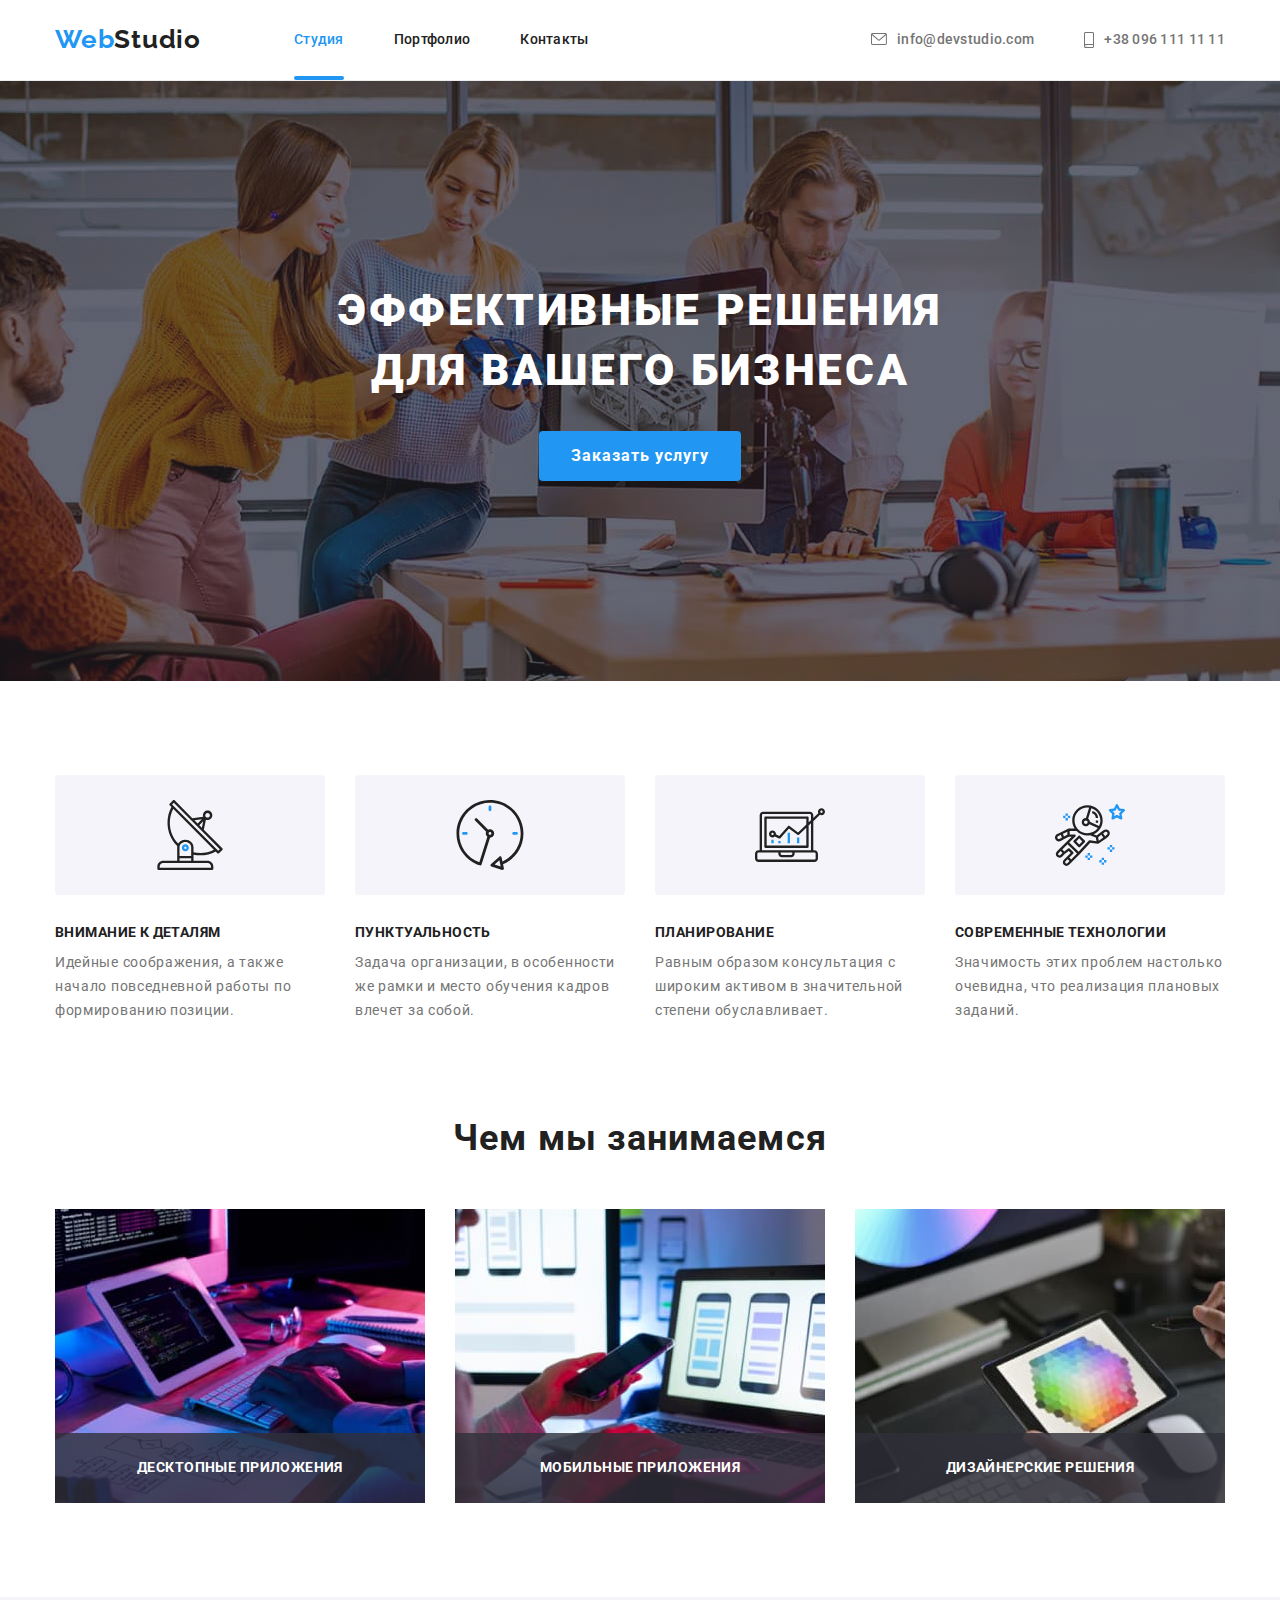
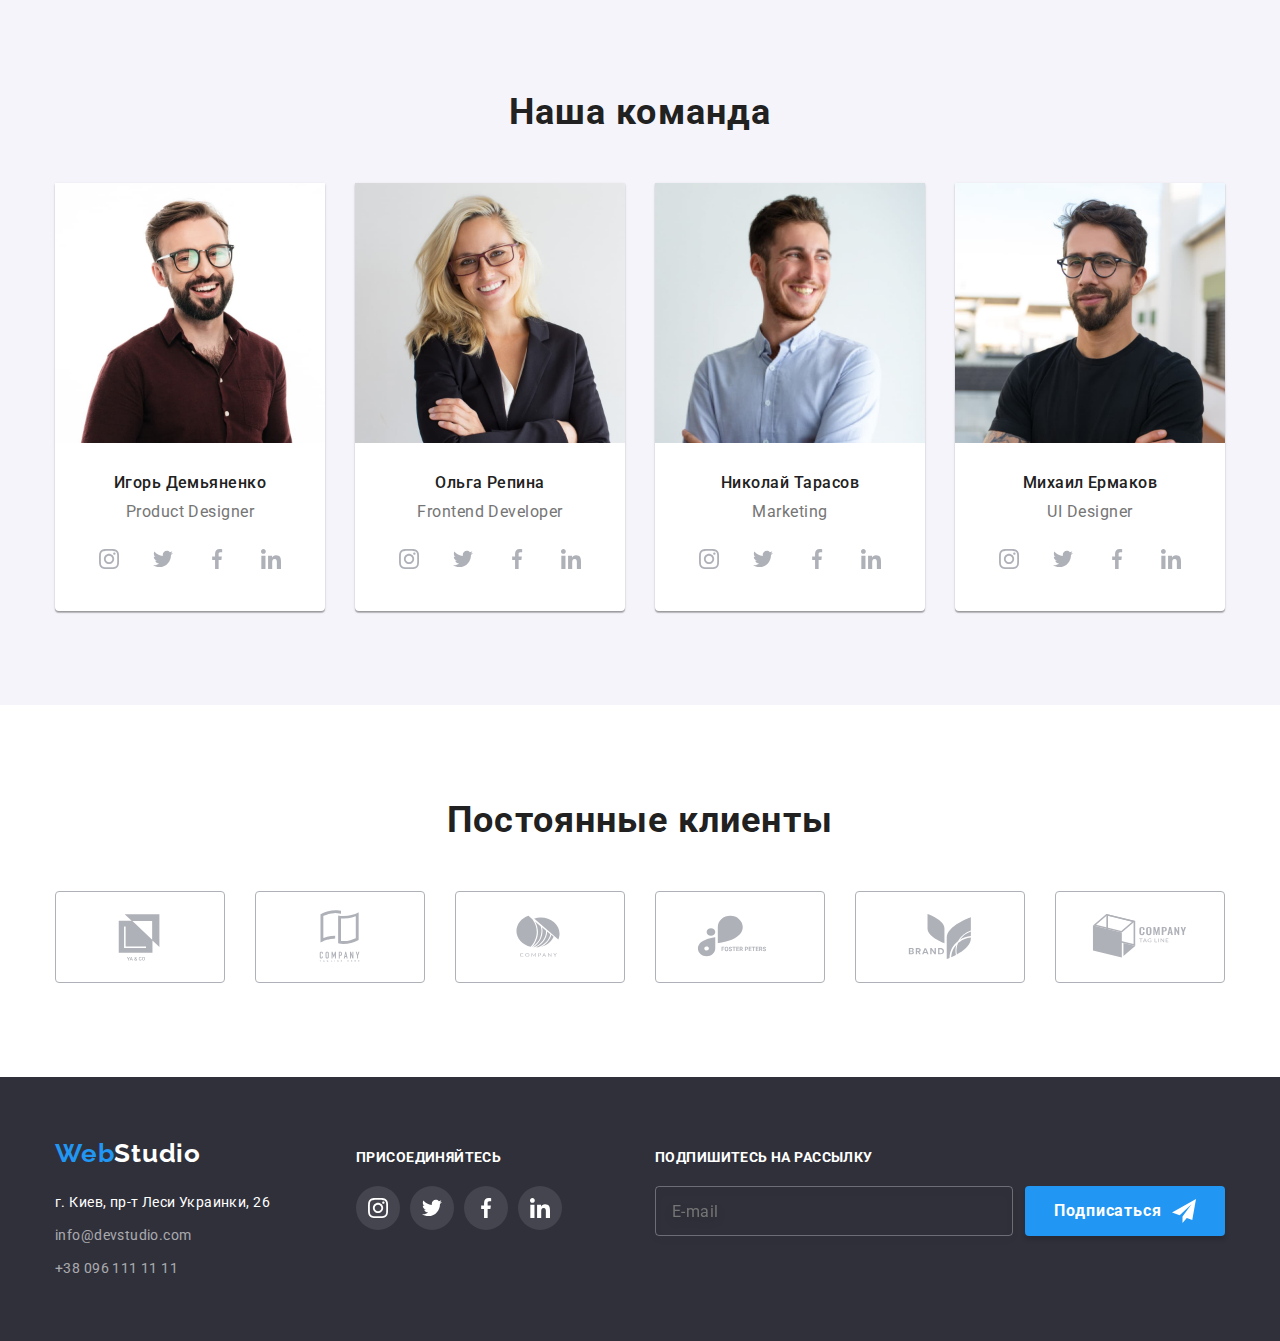
<file: index.html>
<!DOCTYPE html>
<html lang="ru">
<head>
    <meta charset="UTF-8">
    <meta http-equiv="X-UA-Compatible" content="IE=edge">
    <meta name="viewport" content="width=device-width, initial-scale=1.0">
    <title>Document</title>
    <link rel="preconnect" href="https://fonts.googleapis.com">
    <link rel="preconnect" href="https://fonts.gstatic.com" crossorigin>
    <link href="https://fonts.googleapis.com/css2?family=Raleway:wght@700&family=Roboto:wght@400;500;700;900&display=swap"
        rel="stylesheet">
    <link rel="stylesheet" href="https://cdnjs.cloudflare.com/ajax/libs/modern-normalize/1.1.0/modern-normalize.css">
    <link rel="stylesheet" href="./css/style.css">
</head>
<body>
    <header class="site-header">
        <div class="container header-container">
            <nav class="site-nav">
                <a href="./index.html" class="logo">Web<span class="style-logo">Studio</span></a>
                <ul class="navigation">
                    <li class="navigation-item">
                        <a href="./index.html" class="navigation-link current-page">Студия</a>
                    </li>
                    <li class="navigation-item">
                        <a href="./portfolio.html" class="navigation-link">Портфолио</a>
                    </li>
                    <li class="navigation-item">
                        <a href="" class="navigation-link">Контакты</a>
                    </li>
                </ul>
            </nav>
            <ul class="contacts">
                <li class="contacts-item">
                    <a href="mailto:info@devstudio.com" class="contacts-link">
                        <svg class="contacts-icon" width="16" height="12">
                            <use href="./images/sprite.svg#icon-envelope" >
                            </use>
                        </svg> info@devstudio.com
                    </a>
                </li>
                <li class="contacts-item">
                    <a href="tel:+380961111111" class="contacts-link">
                        <svg class="contacts-icon" width="10" height="16">
                            <use href="./images/sprite.svg#icon-smartphone" >
                            </use>
                        </svg> +38 096 111 11 11
                    </a>
                </li>
            </ul>
        </div>
    </header> 
    <!--Основной контент-->   
    <main>
        <section class="hero">
            <div class="container hero-container"> 
                <h1 class="heading-hero">
                Эффективные решения <br>для вашего бизнеса
                </h1>
                <button data-modal-open type="button" class="hero-button" >Заказать услугу</button>
            </div>
        </section>
        <section class="section">
            <div class="container advantages-container">
                <!--Заголовок спрячется в CSS-->
                <h2 class="visually-hidden">Преимущества сотрудничества с нашей студией</h2>
                <ul class="advantages row">
                    <li class="advantages-item" >
                        <div class="advantages-icon-box">
                            <svg class="advantages-icon" width="70" height="70">
                                <use href="./images/sprite.svg#icon-antenna"></use>
                            </svg>
                        </div>
                        <h3 class="advantages-title">Внимание к деталям</h3>
                        <p class="advantages-text">Идейные соображения, а также начало повседневной работы по формированию позиции.</p>
                    </li>
                    <li class="advantages-item">
                        <div class="advantages-icon-box">
                            <svg class="advantages-icon" width="70" height="70">
                                <use href="./images/sprite.svg#icon-clock"></use>
                            </svg>
                        </div>
                        <h3 class="advantages-title">Пунктуальность</h3>
                        <p class="advantages-text">Задача организации, в особенности же рамки и место обучения кадров влечет за собой.
                        </p>
                    </li>
                    <li class="advantages-item">
                        <div class="advantages-icon-box">
                            <svg class="advantages-icon" width="70" height="70">
                                <use href="./images/sprite.svg#icon-diagram"></use>
                            </svg>
                        </div>
                        <h3 class="advantages-title">Планирование</h3>
                        <p class="advantages-text">Равным образом консультация с широким активом в значительной степени обуславливает.
                        </p>
                    </li>
                    <li class="advantages-item">
                        <div class="advantages-icon-box">
                            <svg class="advantages-icon" width="70" height="70">
                                <use href="./images/sprite.svg#icon-astronaut"></use>
                            </svg>
                        </div>
                        <h3 class="advantages-title">Современные технологии</h3>
                        <p class="advantages-text">Значимость этих проблем настолько очевидна, что реализация плановых заданий.</p>
                    </li>
                </ul>
            </div>
        </section>
        <section  class="section work-section">
            <div class="container">
                <h2 class="section-title">Чем мы занимаемся</h2>
                <ul class="work row">
                    <li class="work-item">
                        <img src="./images/1.jpg" alt="">
                        <div class="work-title-box">
                            <h3 class="work-title">Десктопные приложения</h3>
                        </div>
                    </li>
                    <li class="work-item">
                        <img src="./images/2.jpg" alt="На ноутбуке создание адаптивной версии приложения для мобильных устройств"
                            width="370" height="294">
                        <div class="work-title-box">
                            <h3 class="work-title">Мобильные приложения</h3>
                        </div>
                    </li>
                    <li class="work-item">
                        <img src="./images/3.jpg" alt="Палитра цветов на планшете" width="370" height="294">
                        <div class="work-title-box">
                            <h3 class="work-title">Дизайнерские решения</h3>
                        </div>
                    </li>
                </ul>
            </div>
        </section>
        <section class="section dream-team">
            <div class="container">
                <h2 class="section-title">Наша команда</h2>
                <ul class="team row">
                    <li class="team-item">
                        <div class="team-item-content">
                            <img src="./images/igor.jpg" alt="Бородатый мужик в очках" width="270" height="260">
                            <div class="team-card-text">
                                <h3 class="team-title">Игорь Демьяненко </h3>
                                <p class="team-text">Product Designer</p>
                                <ul class="social-networks">
                                    <li class="social-networks-item">
                                        <a href="" class="social-networks-link">
                                            <svg class="social-networks-icon" width="20" height="20">
                                                <use href="./images/sprite.svg#icon-instagram">
                                                </use>
                                            </svg>
                                        </a>
                                    </li>
                                    <li class="social-networks-item">
                                        <a href="" class="social-networks-link">
                                            <svg class="social-networks-icon" width="20" height="20">
                                                <use href="./images/sprite.svg#icon-twitter">
                                                </use>
                                            </svg>
                                        </a>
                                    </li>
                                    <li class="social-networks-item">
                                        <a href="" class="social-networks-link">
                                            <svg class="social-networks-icon" width="20" height="20">
                                                <use href="./images/sprite.svg#icon-facebook">
                                                </use>
                                            </svg>
                                        </a>
                                    </li>
                                    <li class="social-networks-item">
                                        <a href="" class="social-networks-link">
                                            <svg class="social-networks-icon" width="20" height="20">
                                                <use href="./images/sprite.svg#icon-linkedin">
                                                </use>
                                            </svg>
                                        </a>
                                    </li>
                                </ul>
                            </div>
                        </div>
                    </li>
                    <li class="team-item">
                        <div class="team-item-content">
                            <img src="./images/olga.jpg" alt="Красивая блондинка" width="270" height="260">
                            <div class="team-card-text">
                                <h3 class="team-title">Ольга Репина</h3>
                                <p class="team-text">Frontend Developer</p>
                                <ul class="social-networks">
                                    <li class="social-networks-item">
                                        <a href="" class="social-networks-link">
                                            <svg class="social-networks-icon" width="20" height="20">
                                                <use href="./images/sprite.svg#icon-instagram">
                                                </use>
                                            </svg>
                                        </a>
                                    </li>
                                    <li class="social-networks-item">
                                        <a href="" class="social-networks-link">
                                            <svg class="social-networks-icon" width="20" height="20">
                                                <use href="./images/sprite.svg#icon-twitter">
                                                </use>
                                            </svg>
                                        </a>
                                    </li>
                                    <li class="social-networks-item">
                                        <a href="" class="social-networks-link">
                                            <svg class="social-networks-icon" width="20" height="20">
                                                <use href="./images/sprite.svg#icon-facebook">
                                                </use>
                                            </svg>
                                        </a>
                                    </li>
                                    <li class="social-networks-item">
                                        <a href="" class="social-networks-link">
                                            <svg class="social-networks-icon" width="20" height="20">
                                                <use href="./images/sprite.svg#icon-linkedin">
                                                </use>
                                            </svg>
                                        </a>
                                    </li>
                                </ul>
                            </div>
                        </div>
                    </li>
                    <li class="team-item">
                       <div class="team-item-content">
                            <img src="./images/kolya.jpg" alt="Голубоглазый шатен с сияющей улыбкой" width="270" height="260">
                            <div class="team-card-text">
                                <h3 class="team-title">Николай Тарасов</h3>
                                <p class="team-text">Marketing</p>
                                <ul class="social-networks">
                                    <li class="social-networks-item">
                                        <a href="" class="social-networks-link">
                                            <svg class="social-networks-icon" width="20" height="20">
                                                <use href="./images/sprite.svg#icon-instagram">
                                                </use>
                                            </svg>
                                        </a>
                                    </li>
                                    <li class="social-networks-item">
                                        <a href="" class="social-networks-link">
                                            <svg class="social-networks-icon" width="20" height="20">
                                                <use href="./images/sprite.svg#icon-twitter">
                                                </use>
                                            </svg>
                                        </a>
                                    </li>
                                    <li class="social-networks-item">
                                        <a href="" class="social-networks-link">
                                            <svg class="social-networks-icon" width="20" height="20">
                                                <use href="./images/sprite.svg#icon-facebook">
                                                </use>
                                            </svg>
                                        </a>
                                    </li>
                                    <li class="social-networks-item">
                                        <a href="" class="social-networks-link">
                                            <svg class="social-networks-icon" width="20" height="20">
                                                <use href="./images/sprite.svg#icon-linkedin">
                                                </use>
                                            </svg>
                                        </a>
                                    </li>
                                </ul>
                            </div>
                       </div>
                    </li>
                    <li class="team-item">
                        <div class="team-item-content">
                            <img src="./images/mikha.jpg" alt="Самодовольный мужик в очках и с бородой" width="270" height="260">
                            <div class="team-card-text">
                                <h3 class="team-title">Михаил Ермаков</h3>
                                <p class="team-text">UI Designer</p>
                                <ul class="social-networks">
                                    <li class="social-networks-item">
                                        <a href="" class="social-networks-link">
                                            <svg class="social-networks-icon" width="20" height="20">
                                                <use href="./images/sprite.svg#icon-instagram">
                                                </use>
                                            </svg>
                                        </a>
                                    </li>
                                    <li class="social-networks-item">
                                        <a href="" class="social-networks-link">
                                            <svg class="social-networks-icon" width="20" height="20">
                                                <use href="./images/sprite.svg#icon-twitter">
                                                </use>
                                            </svg>
                                        </a>
                                    </li>
                                    <li class="social-networks-item">
                                        <a href="" class="social-networks-link">
                                            <svg class="social-networks-icon" width="20" height="20">
                                                <use href="./images/sprite.svg#icon-facebook">
                                                </use>
                                            </svg>
                                        </a>
                                    </li>
                                    <li class="social-networks-item">
                                        <a href="" class="social-networks-link">
                                            <svg class="social-networks-icon" width="20" height="20">
                                                <use href="./images/sprite.svg#icon-linkedin">
                                                </use>
                                            </svg>
                                        </a>
                                    </li>
                                </ul>
                            </div>
                        </div>
                    </li>
                </ul>
            </div>
        </section>
        <section class="section clients">
            <div class="container">
                <h2 class="section-title">
                    Постоянные клиенты
                </h2>
                <ul class="clients row">
                    <li class="clients-item">
                        <a href="" class="clients-link">
                            <svg class="clients-icon">
                                <use href="./images/sprite.svg#icon-yaco">
                                </use>
                            </svg>
                        </a>
                    </li>
                    <li class="clients-item">
                        <a href="" class="clients-link">
                            <svg class="clients-icon">
                                <use href="./images/sprite.svg#icon-taglinehere">
                                </use>
                            </svg>
                        </a>
                    </li>
                    <li class="clients-item">
                        <a href="" class="clients-link">
                            <svg class="clients-icon">
                                <use href="./images/sprite.svg#icon-company">
                                </use>
                            </svg>
                        </a>
                    </li>
                    <li class="clients-item">
                        <a href="" class="clients-link">
                            <svg class="clients-icon">
                                <use href="./images/sprite.svg#icon-fosterpeters">
                                </use>
                            </svg>
                        </a>
                    </li>
                    <li class="clients-item">
                        <a href="" class="clients-link">
                            <svg class="clients-icon">
                                <use href="./images/sprite.svg#icon-brand">
                                </use>
                            </svg>
                        </a>
                    </li>
                    <li class="clients-item">
                        <a href="" class="clients-link">
                            <svg class="clients-icon">
                                <use href="./images/sprite.svg#icon-tagline">
                                </use>
                            </svg>
                        </a>
                    </li>
                </ul>
            </div>
        </section>
    </main>
    <!--Подвал сайта-->
    <footer class="contact-info">
        <div class="container footer-position">
           <div class="footer-position-adress">
                <a href="./index.html" class="logo footer-logo">Web<span class="style-logo-white">Studio</span></a>
                <address class="contact-info-address">
                    <ul class="address-studio">
                        <li class="address-studio-item">
                            <a href="https://www.google.com.ua/maps/place/%D0%B1%D1%83%D0%BB.+%D0%9B%D0%B5%D1%81%D0%B8+%D0%A3%D0%BA%D1%80%D0%B0%D0%B8%D0%BD%D0%BA%D0%B8,+26,+%D0%9A%D0%B8%D0%B5%D0%B2,+02000/@50.4265841,30.5361971,17z/"
                                target="_blank" class="link-map">г. Киев, пр-т Леси Украинки, 26</a>
                        </li>
                        <li class="address-studio-item">
                            <a href="mailto:info@devstudio.com" class="address-studio-link">info@devstudio.com</a>
                        </li>
                        <li class="address-studio-item">
                            <a href="tel:+380961111111" class="address-studio-link">+38 096 111 11 11</a>
                        </li>
                    </ul>
                </address>
           </div>
            <div class="social-info">
                <h3 class="social-info-title">Присоединяйтесь</h3>
                <ul class="social-info-list">
                    <li class="social-info-item">
                        <a href="" class="social-info-link">
                            <svg class="social-info-icon" width="20" height="20">
                                <use href="./images/sprite.svg#icon-instagram">
                                </use>
                            </svg>
                        </a>
                    </li>
                    <li class="social-info-item">
                        <a href="" class="social-info-link">
                            <svg class="social-info-icon" width="20" height="20">
                                <use href="./images/sprite.svg#icon-twitter">
                                </use>
                            </svg>
                        </a>
                    </li>
                    <li class="social-info-item">
                        <a href="" class="social-info-link">
                            <svg class="social-info-icon" width="20" height="20">
                                <use href="./images/sprite.svg#icon-facebook">
                                </use>
                            </svg>
                        </a>
                    </li>
                    <li class="social-info-item">
                        <a href="" class="social-info-link">
                            <svg class="social-info-icon" width="20" height="20">
                                <use href="./images/sprite.svg#icon-linkedin">
                                </use>
                            </svg>
                        </a>
                    </li>
                </ul>
            </div>
            <div class="footer-form-box">
                <h3 class="social-info-title">Подпишитесь на рассылку</h3>
                <form class="footer-form">
                    <input type="email" name="email" placeholder="E-mail" class="footer-form-input">
                    <button type="submit" class="footer-form-submit">Подписаться
                        <svg class="footer-submit-svg" width="24" height="24">
                            <use href="./images/sprite.svg#icon-send"></use>
                        </svg>
                    </button>
                </form>
            </div>
        </div>
    </footer>
    <!--Модальное окно-->
    <div data-modal class="backdrop is-hidden">
        <div class="modal">
             <button data-modal-close type="button" class="button-close-modal">
                <svg class="icon-close-modal" width="18" height="18">
                    <use href="./images/sprite.svg#icon-close-black"></use>
                </svg>
            </button>
            <p class="modal-title">Оставьте свои данные, мы вам перезвоним</p>
            <form>
                <div class="modal-input-box">
                    <label for="name" class="modal-label">Имя</label>
                   <div class="modal-field">
                        <input type="text" name="name" id="name" class="modal-input">
                        <svg class="modal-icon" width="18" height="18">
                            <use href="./images/sprite.svg#icon-person"></use>
                        </svg>
                   </div>
                </div>
                <div class="modal-input-box">
                    <label for="tel" class="modal-label">Телефон</label>
                    <div class="modal-field">
                        <input type="tel" name="tel" id="tel" class="modal-input">
                        <svg class="modal-icon" width="18" height="18">
                            <use href="./images/sprite.svg#icon-phone"></use>
                        </svg>
                    </div>
                </div>
                <div class="modal-input-box">
                    <label for="email" class="modal-label">Почта</label>
                    <div class="modal-field">
                        <input type="email" name="email" id="email" class="modal-input">
                        <svg class="modal-icon" width="18" height="18">
                            <use href="./images/sprite.svg#icon-email"></use>
                        </svg>
                    </div>
                </div>
                <div class="modal-input-box">
                    <label for="comment" class="modal-label">Комментарий</label>
                    <textarea name="comment" id="comment" rows="10" class="comment-area" placeholder="Введите текст"></textarea>
                </div>
                <div class="agreement-box">
                    <input type="checkbox" name="agreement" id="agreement" class="input-checkbox hidden">
                    <label for="agreement" class="agreement-label">
                        <span class="checkbox-send">
                            <svg width="11" height="8">
                                <use href="./images/sprite.svg#icon-check"></use>
                            </svg>
                        </span>
                        Соглашаюсь с рассылкой и принимаю &#160
                        <a href="#" class="agreement-link">Условия договора</a>
                    </label>
                </div>
                <button type="submit" class="modal-submit-button">
                    Отправить
                </button>
            </form>
        </div>
    </div>
    <script src="./js/modal.js"></script>
</body>
</html>
</file>
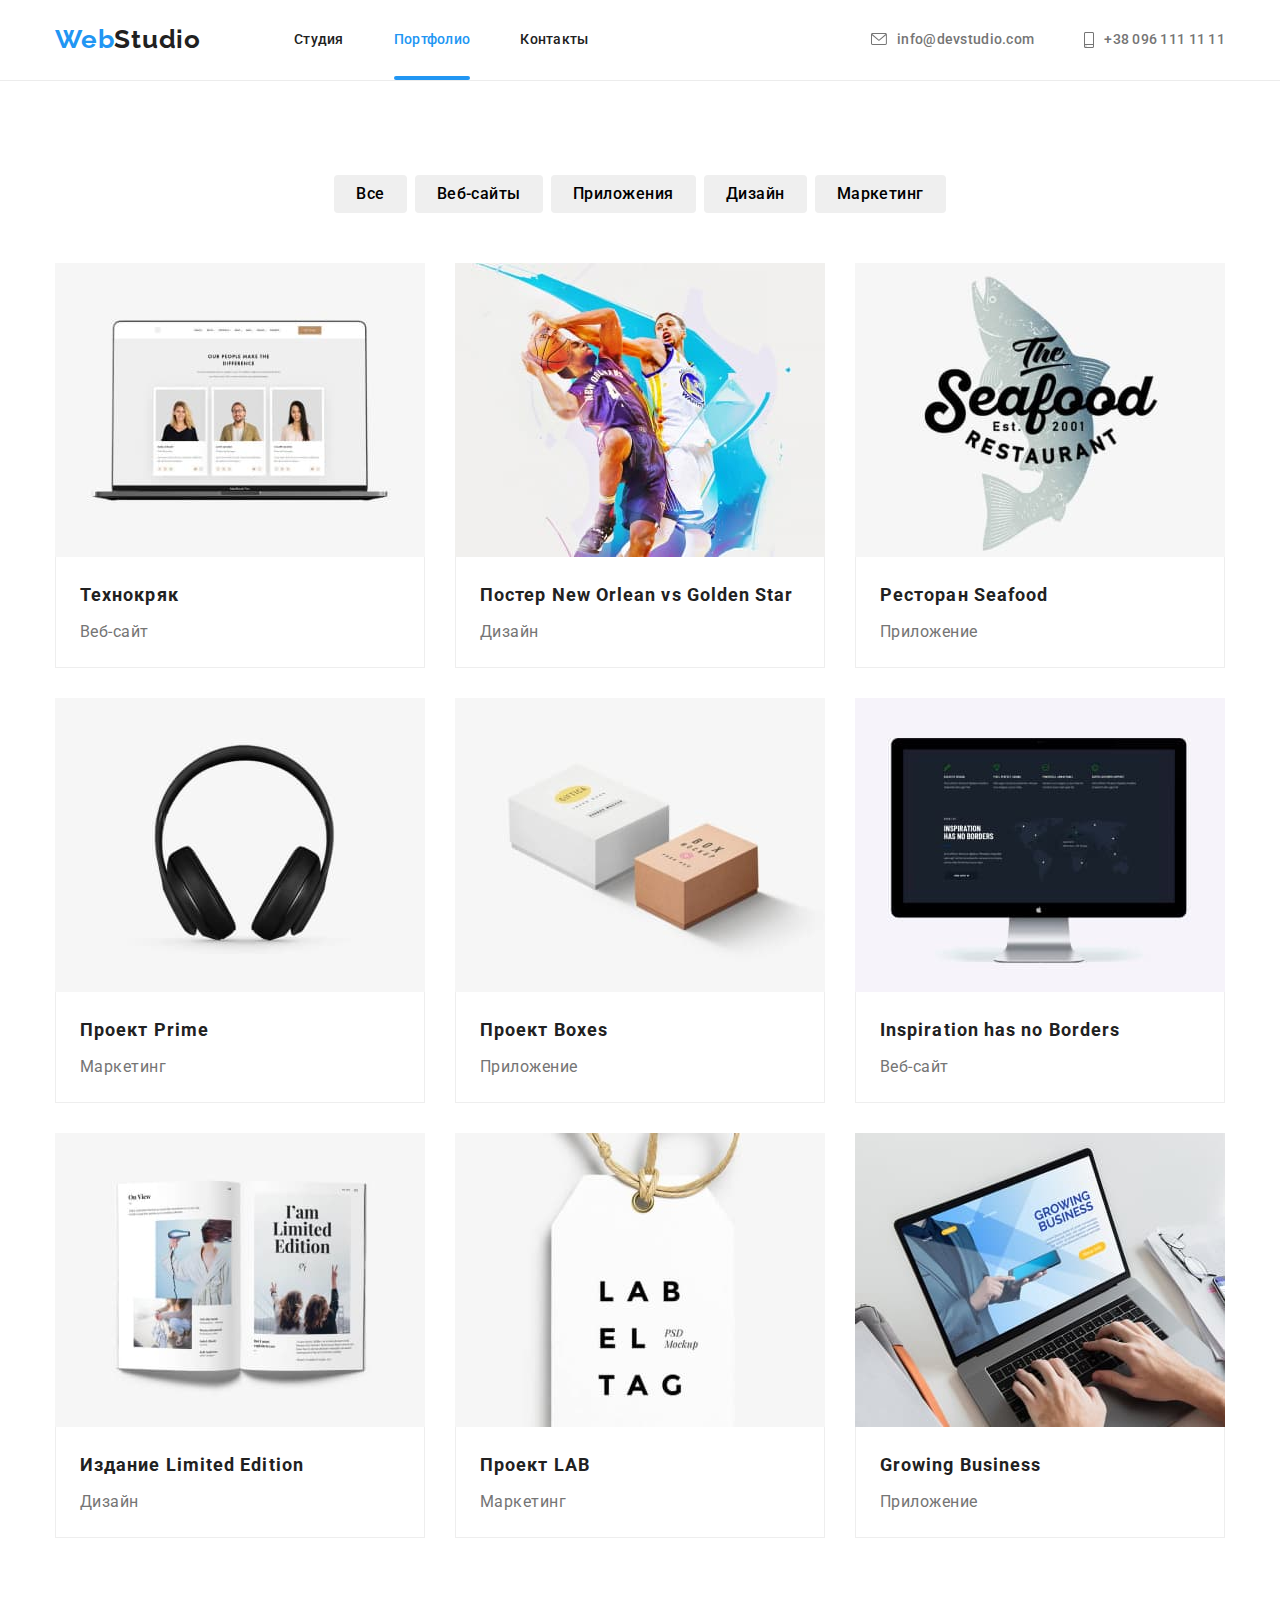
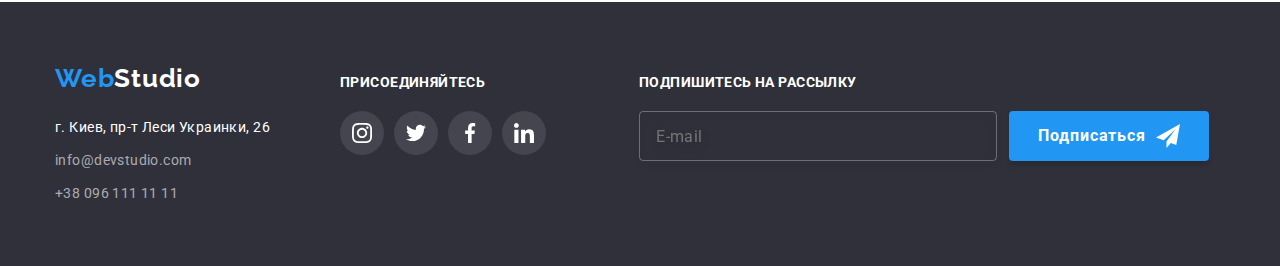
<file: portfolio.html>
<!DOCTYPE html>
<html lang="ru">
<head>
    <meta charset="UTF-8">
    <meta http-equiv="X-UA-Compatible" content="IE=edge">
    <meta name="viewport" content="width=device-width, initial-scale=1.0">
    <title>Document</title>
    <link rel="preconnect" href="https://fonts.googleapis.com">
    <link rel="preconnect" href="https://fonts.gstatic.com" crossorigin>
    <link href="https://fonts.googleapis.com/css2?family=Raleway:wght@700&family=Roboto:wght@400;500;700;900&display=swap"
        rel="stylesheet">
    <link rel="stylesheet" href="https://cdnjs.cloudflare.com/ajax/libs/modern-normalize/1.1.0/modern-normalize.css">
    <link rel="stylesheet" href="./css/style.css">
</head>
<body>
    <header class="site-header">
        <div class="container header-container">
            <nav class="site-nav">
                <a href="./index.html" class="logo">Web<span class="style-logo">Studio</span></a>
                <ul class="navigation">
                    <li class="navigation-item">
                        <a href="./index.html" class="navigation-link">Студия</a>
                    </li>
                    <li class="navigation-item">
                        <a href="./portfolio.html" class="navigation-link current-page">Портфолио</a>
                    </li>
                    <li class="navigation-item">
                        <a href="" class="navigation-link">Контакты</a>
                    </li>
                </ul>
            </nav>
            <ul class="contacts">
                <li class="contacts-item">
                    <a href="mailto:info@devstudio.com" class="contacts-link">
                        <svg class="contacts-icon" width="16" height="12">
                            <use href="./images/sprite.svg#icon-envelope">
                            </use>
                        </svg> info@devstudio.com
                    </a>
                </li>
                <li class="contacts-item">
                    <a href="tel:+380961111111" class="contacts-link">
                        <svg class="contacts-icon" width="10" height="16">
                            <use href="./images/sprite.svg#icon-smartphone">
                            </use>
                        </svg> +38 096 111 11 11
                    </a>
                </li>
            </ul>
        </div>
    </header>
    <!--Основной контент страницы Портфолио-->
    <main>
        <section class="section section-project">
            <div class="container">
                <!--Загаловок скроем-->
                <h1 class="visually-hidden">Наши работы</h1>
                <ul class="filter-buttons">
                    <li class="filter-buttons-item"><button type="button" class="filter-buttons-style">Все</button></li>
                    <li class="filter-buttons-item"><button type="button" class="filter-buttons-style">Веб-сайты</button></li>
                    <li class="filter-buttons-item"><button type="button" class="filter-buttons-style">Приложения</button></li>
                    <li class="filter-buttons-item"><button type="button" class="filter-buttons-style">Дизайн</button></li>
                    <li class="filter-buttons-item"><button type="button" class="filter-buttons-style">Маркетинг</button></li>
                </ul>
                <ul class="project">
                    <li class="project-item">
                        <a href="" class="project-item-content">
                            <div class="project-item-wrapp">
                                <img src="./images/kryak.jpg" alt="Ноутбук с изображением сайта" width="370" height="294">
                                <p class="project-hidden-late">
                                    Технокряк это современная площадка распространения коронавируса. Компании используют эту платформу для цифрового
                                    шпионажа и атак на защищённые сервера конкурентов.
                                </p>
                            </div>
                            <div class="project-item-box">
                                <h2 class="project-title">Технокряк</h2>
                                <p class="project-text">Веб-сайт</p>
                            </div>
                        </a>
                    </li>
                    <li class="project-item">
                        <a href="" class="project-item-content">
                            <div class="project-item-wrapp">
                                <img src="./images/poster.jpg" alt="Два баскетболиста с мячом в прыжке" width="370" height="294">
                                <p class="project-hidden-late">
                                    Технокряк это современная площадка распространения коронавируса. Компании используют эту платформу для цифрового
                                    шпионажа и атак на защищённые сервера конкурентов.
                                </p>
                            </div>
                            <div class="project-item-box">
                                <h2 class="project-title">Постер New Orlean vs Golden Star</h2>
                                <p class="project-text">Дизайн</p>
                            </div>
                        </a>
                    </li>
                    <li class="project-item">
                        <a href="" class="project-item-content">
                            <div class="project-item-wrapp">
                                <img src="./images/resto.jpg" alt="Логотип ресторана Seafood" width="370" height="294">
                                <p class="project-hidden-late">
                                    Технокряк это современная площадка распространения коронавируса. Компании используют эту платформу для цифрового
                                    шпионажа и атак на защищённые сервера конкурентов.
                                </p>
                            </div>
                            <div class="project-item-box">
                                <h2 class="project-title">Ресторан Seafood</h2>
                                <p class="project-text">Приложение</p>
                            </div>
                        </a>
                    </li>
                    <li class="project-item">
                        <a href="" class="project-item-content">
                            <div class="project-item-wrapp">
                                <img src="./images/prime.jpg" alt="Наушники" width="370" height="294">
                                <p class="project-hidden-late">
                                    Технокряк это современная площадка распространения коронавируса. Компании используют эту платформу для цифрового
                                    шпионажа и атак на защищённые сервера конкурентов.
                                </p>
                            </div>
                            <div class="project-item-box">
                                <h2 class="project-title">Проект Prime</h2>
                                <p class="project-text">Маркетинг</p>
                            </div>
                    </a>
                    </li>
                    <li class="project-item">
                        <a href="" class="project-item-content">
                            <div class="project-item-wrapp">
                                <img src="./images/boxes.jpg" alt="Две коробки" width="370" height="294">
                                <p class="project-hidden-late">
                                    Технокряк это современная площадка распространения коронавируса. Компании используют эту платформу для цифрового
                                    шпионажа и атак на защищённые сервера конкурентов.
                                </p>
                            </div>
                            <div class="project-item-box">
                                <h2 class="project-title">Проект Boxes</h2>
                                <p class="project-text">Приложение</p>
                            </div>
                        </a>
                    </li>
                    <li class="project-item">
                        <a href="" class="project-item-content">
                            <div class="project-item-wrapp">
                                <img src="./images/website.jpg" alt="Монитор Apple с изображением сайта" width="370" height="294">
                                <p class="project-hidden-late">
                                    Технокряк это современная площадка распространения коронавируса. Компании используют эту платформу для цифрового
                                    шпионажа и атак на защищённые сервера конкурентов.
                                </p>
                            </div>
                            <div class="project-item-box">
                                <h2 class="project-title">Inspiration has no Borders</h2>
                                <p class="project-text">Веб-сайт</p>
                            </div>
                        </a>
                    </li>
                    <li class="project-item">
                       <a href="" class="project-item-content">
                            <div class="project-item-wrapp">
                                <img src="./images/design.jpg" alt="Страницы журнала" width="370" height="294">
                                <p class="project-hidden-late">
                                    Технокряк это современная площадка распространения коронавируса. Компании используют эту платформу для цифрового
                                    шпионажа и атак на защищённые сервера конкурентов.
                                </p>
                            </div>
                            <div class="project-item-box">
                                <h2 class="project-title">Издание Limited Edition</h2>
                                <p class="project-text">Дизайн</p>
                            </div>
                       </a>
                    </li>
                    <li class="project-item">
                        <a href="" class="project-item-content">
                            <div class="project-item-wrapp">
                                <img src="./images/lab.jpg" alt="Белый ярлык для продукта" width="370" height="294">
                                <p class="project-hidden-late">
                                    Технокряк это современная площадка распространения коронавируса. Компании используют эту платформу для цифрового
                                    шпионажа и атак на защищённые сервера конкурентов.
                                </p>
                            </div>
                            <div class="project-item-box">
                                <h2 class="project-title">Проект LAB</h2>
                                <p class="project-text">Маркетинг</p>
                            </div>
                        </a>
                    </li>
                    <li class="project-item">
                        <a href="" class="project-item-content">
                            <div class="project-item-wrapp">
                                <img src="./images/app.jpg" alt="Ноутбук с изображением приложения" width="370" height="294">
                                <p class="project-hidden-late">
                                    Технокряк это современная площадка распространения коронавируса. Компании используют эту платформу для цифрового
                                    шпионажа и атак на защищённые сервера конкурентов.
                                </p>
                            </div>
                            <div class="project-item-box">
                                <h2 class="project-title">Growing Business</h2>
                                <p class="project-text">Приложение</p>
                            </div>
                        </a>
                    </li>
                </ul>
            </div>
        </section>
    </main>
    <!--Подвал-->
    <footer class="contact-info">
        <div class="container footer-position">
            <div class="">
                <a href="./index.html" class="logo footer-logo">Web<span class="style-logo-white">Studio</span></a>
                <address class="contact-info-address">
                    <ul class="address-studio">
                        <li class="address-studio-item">
                            <a href="https://www.google.com.ua/maps/place/%D0%B1%D1%83%D0%BB.+%D0%9B%D0%B5%D1%81%D0%B8+%D0%A3%D0%BA%D1%80%D0%B0%D0%B8%D0%BD%D0%BA%D0%B8,+26,+%D0%9A%D0%B8%D0%B5%D0%B2,+02000/@50.4265841,30.5361971,17z/"
                                target="_blank" class="link-map">г. Киев, пр-т Леси Украинки, 26</a>
                        </li>
                        <li class="address-studio-item">
                            <a href="mailto:info@devstudio.com" class="address-studio-link">info@devstudio.com</a>
                        </li>
                        <li class="address-studio-item">
                            <a href="tel:+380961111111" class="address-studio-link">+38 096 111 11 11</a>
                        </li>
                    </ul>
                </address>
            </div>
            <div class="social-info">
                <h3 class="social-info-title">Присоединяйтесь</h3>
                <ul class="social-info-list">
                    <li class="social-info-item">
                        <a href="" class="social-info-link">
                            <svg class="social-info-icon" width="20" height="20">
                                <use href="./images/sprite.svg#icon-instagram">
                                </use>
                            </svg>
                        </a>
                    </li>
                    <li class="social-info-item">
                        <a href="" class="social-info-link">
                            <svg class="social-info-icon" width="20" height="20">
                                <use href="./images/sprite.svg#icon-twitter">
                                </use>
                            </svg>
                        </a>
                    </li>
                    <li class="social-info-item">
                        <a href="" class="social-info-link">
                            <svg class="social-info-icon" width="20" height="20">
                                <use href="./images/sprite.svg#icon-facebook">
                                </use>
                            </svg>
                        </a>
                    </li>
                    <li class="social-info-item">
                        <a href="" class="social-info-link">
                            <svg class="social-info-icon" width="20" height="20">
                                <use href="./images/sprite.svg#icon-linkedin">
                                </use>
                            </svg>
                        </a>
                    </li>
                </ul>
            </div>
            <div class="footer-form-box">
                <h3 class="social-info-title">Подпишитесь на рассылку</h3>
                <form class="footer-form">
                    <input type="email" name="email" placeholder="E-mail" class="footer-form-input">
                    <button type="submit" class="footer-form-submit">Подписаться
                        <svg class="footer-submit-svg" width="24" height="24">
                            <use href="./images/sprite.svg#icon-send"></use>
                        </svg>
                    </button>
                </form>
            </div>
        </div>
    </footer>
</body>
</html>
</file>
<file: css/style.css>
:root {
  --main-text-color: #757575;
  --accent-text-color: #2196f3;
  --h-text-color: #212121;
  --project-item-gap: 30px;
  --fill-icon: #afb1b8;
  --modal-border: 1px solid rgba(33, 33, 33, 0.2);
}
*,
::before,
::after {
  box-sizing: border-box;
}
body {
  font-family: 'Roboto', sans-serif;
  color: #757575;
}
h1,
h2,
h3,
p,
ul {
  margin-top: 0;
  margin-bottom: 0;
}
ul {
  padding: 0;
  list-style: none;
}
img {
  display: block;
  max-width: 100%;
  height: auto;
}
.site-header {
  border-bottom: 1px solid #ececec;
}
.container {
  width: 1200px;
  padding-left: 15px;
  padding-right: 15px;
  margin: 0 auto;
}
/*Оформление логотипа*/
.logo {
  font-family: 'Raleway', sans-serif;
  color: var(--accent-text-color);
  text-decoration: none;
  font-weight: 700;
  font-size: 26px;
  line-height: 1.3;
  letter-spacing: 0.03em;
  margin-right: 93px;
}
.logo > .style-logo {
  color: var(--h-text-color);
}

/*Хедер*/
.header-container {
  display: flex;
  justify-content: space-between;
  height: 80px;
  padding-top: 24px;
  padding-bottom: 25px;
  align-items: center;
}
.navigation {
  display: flex;
}
.navigation-item {
  margin-right: 50px;
}
.navigation-item:last-child {
  margin-right: 0;
}
.site-nav {
  display: flex;
  align-items: center;
}
.navigation-link {
  position: relative;
  padding: 32px 0;
  color: var(--h-text-color);
  text-decoration: none;
  font-weight: 500;
  font-size: 14px;
  line-height: 1.14;
  letter-spacing: 0.02em;
  transition: color 250ms cubic-bezier(0.4, 0, 0.2, 1);
}
.navigation-link.current-page {
  color: var(--accent-text-color);
}
.navigation-link:hover,
.navigation-link:focus {
  color: var(--accent-text-color);
}
.navigation-link.current-page::after {
  position: absolute;
  content: '';
  width: 100%;
  height: 4px;
  bottom: -1px;
  right: 0;
  border-radius: 2px;
  background-color: var(--accent-text-color);
}
.contacts {
  display: flex;
}
.contacts-item {
  margin-left: 50px;
}
.contacts-item:first-child {
  margin-left: 0;
}
.contacts-link {
  display: flex;
  align-items: center;
  color: var(--main-text-color);
  font-weight: 500;
  font-size: 14px;
  line-height: 1.14;
  letter-spacing: 0.02em;
  text-decoration: none;
  transition: color 250ms cubic-bezier(0.4, 0, 0.2, 1);
}
.contacts-link:hover,
.contacts-link:focus {
  color: var(--accent-text-color);
}
.contacts-link:hover .contacts-icon,
.contacts-link:focus .contacts-icon {
  color: var(--accent-text-color);
  fill: var(--accent-text-color);
  stroke: var(--accent-text-color);
}
.contacts-icon {
  margin-right: 10px;
  fill: currentColor;
}

/*Оформление футера*/
.contact-info {
  background-color: #2f303a;
  padding-top: 60px;
  padding-bottom: 60px;
}
.footer-position {
  display: flex;
  align-items: baseline;
}
.footer-position-adress {
  flex-grow: 1;
}
.style-logo-white {
  color: #ffff;
}
.footer-logo {
  display: block;
  margin-right: 0;
  margin-bottom: 20px;
}
.address-studio {
  list-style-type: none;
  font-style: normal;
  padding-left: 0;
}
.link-map {
  color: #ffff;
  text-decoration: none;
  font-size: 14px;
  line-height: 1.71;
  letter-spacing: 0.03em;
  transition: color 250ms cubic-bezier(0.4, 0, 0.2, 1);
}
.address-studio-item {
  padding-bottom: 9px;
}
.address-studio-item:last-child {
  padding-bottom: 0;
}
.address-studio-link {
  color: rgba(255, 255, 255, 0.6);
  text-decoration: none;
  font-size: 14px;
  line-height: 1.71;
  letter-spacing: 0.03em;
  transition: color 250ms cubic-bezier(0.4, 0, 0.2, 1);
}
.link-map:hover,
.link-map:focus {
  color: var(--accent-text-color);
}
.address-studio-link:hover,
.address-studio-link:focus {
  color: var(--accent-text-color);
}
.social-info {
  margin-left: 70px;
}
.social-info-title {
  color: #ffff;
  font-weight: 700;
  font-size: 14px;
  line-height: 1.14;
  letter-spacing: 0.03em;
  text-transform: uppercase;
  margin-bottom: 20px;
}
.social-info-list {
  display: flex;
}
.social-info-item {
  margin-right: 10px;
}
.social-info-item:last-child {
  margin-right: 0;
}
.social-info-link {
  display: flex;
  justify-content: center;
  align-items: center;
  border-radius: 50%;
  width: 44px;
  height: 44px;
  background-color: rgba(255, 255, 255, 0.1);
  transition: background-color 250ms cubic-bezier(0.4, 0, 0.2, 1),
    fill 250ms cubic-bezier(0.4, 0, 0.2, 1);
}
.social-info-link:hover,
.social-info-link:focus {
  background-color: var(--accent-text-color);
}
.social-info-icon {
  fill: #ffff;
}
.footer-form-box {
  margin-left: 93px;
}
.footer-form {
  display: flex;
  flex-direction: row;
}
.footer-form-input {
  background-color: transparent;
  outline: none;
  font-size: 16px;
  line-height: 20px;
  letter-spacing: 0.03em;
  color: rgba(255, 255, 255, 0.6);
  margin-right: 12px;
  padding-left: 16px;
  width: 358px;
  height: 50px;
  transition: border-color 250ms cubic-bezier(0.4, 0, 0.2, 1);
  border: 1px solid rgba(255, 255, 255, 0.3);
  filter: drop-shadow(0px 4px 4px rgba(0, 0, 0, 0.15));
  border-radius: 4px;
  cursor: pointer;
}
.footer-form-input:hover,
.footer-form-input:focus {
  border-color: var(--accent-text-color);
}
.footer-form-submit {
  display: flex;
  align-items: center;
  justify-content: center;
  width: 200px;
  height: 50px;
  margin: 0;
  font-family: inherit;
  font-weight: 700;
  font-size: 16px;
  line-height: 30px;
  text-align: center;
  letter-spacing: 0.06em;
  color: #ffffff;
  background-color: var(--accent-text-color);
  box-shadow: 0px 4px 4px rgba(0, 0, 0, 0.15);
  border-radius: 4px;
  border: none;
  cursor: pointer;
  transition: background-color 250ms cubic-bezier(0.4, 0, 0.2, 1);
}
.footer-form-submit:focus,
.footer-form-submit:hover {
  background-color: #188ce8;
}
.footer-submit-svg {
  margin-left: 10px;
}
/*Modal window*/
.backdrop {
  position: fixed;
  left: 0;
  top: 0;
  width: 100%;
  height: 100%;
  background-color: rgba(0, 0, 0, 0.2);
  opacity: 1;
  transition: opacity 250ms cubic-bezier(0.4, 0, 0.2, 1);
}
.backdrop.is-hidden {
  opacity: 0;
  visibility: hidden;
  pointer-events: none;
}
.backdrop.is-hidden .modal {
  transform: translate(-50%, -50%) scale(1);
}
.modal {
  position: absolute;
  width: 528px;
  min-height: 581px;
  padding: 40px 39px 40px 41px;
  left: 50%;
  top: 50%;
  transform: translate(-50%, -50%) scale(1);
  transition: transform 250ms cubic-bezier(0.4, 0, 0.2, 1);
  background-color: #fff;
  box-shadow: 0px 1px 3px rgba(0, 0, 0, 0.12), 0px 1px 1px rgba(0, 0, 0, 0.14),
    0px 2px 1px rgba(0, 0, 0, 0.2);
  border-radius: 4px;
}
.button-close-modal {
  display: flex;
  align-items: center;
  position: absolute;
  top: 8px;
  right: 8px;
  width: 30px;
  height: 30px;
  background: #ffffff;
  border: 1px solid rgba(0, 0, 0, 0.1);
  border-radius: 50%;
  cursor: pointer;
  transition: fill 250ms cubic-bezier(0.4, 0, 0.2, 1);
}
.button-close-modal:hover .icon-close-modal,
.button-close-modal:focus .icon-close-modal {
  fill: var(--accent-text-color);
}
.modal-title {
  font-weight: 700;
  font-size: 20px;
  line-height: 23px;
  text-align: center;
  letter-spacing: 0.03em;
  color: var(--h-text-color);
  margin-bottom: 12px;
}
.modal-input-box {
  position: relative;
  width: 100%;
  margin-bottom: 10px;
  cursor: pointer;
}
.modal-label {
  display: block;
  margin-bottom: 4px;
  font-size: 12px;
  line-height: 1.2;
  letter-spacing: 0.01em;
  color: var(--main-text-color);
}
.modal-input {
  width: 100%;
  min-height: 40px;
  border: var(--modal-border);
  border-radius: 4px;
  cursor: pointer;
  padding-left: 40px;
  outline: none;
  transition: border-color 250ms cubic-bezier(0.4, 0, 0.2, 1);
}
.modal-input:focus {
  border-color: var(--accent-text-color);
}
.modal-icon {
  position: absolute;
  left: 12px;
  bottom: 11px;
  transition: fill 250ms cubic-bezier(0.4, 0, 0.2, 1);
}
.modal-field:focus .modal-icon,
.modal-field:hover .modal-icon {
  fill: var(--accent-text-color);
}
.comment-area {
  display: block;
  resize: none;
  width: 100%;
  height: 120px;
  padding: 12px 16px;
  border: var(--modal-border);
  border-radius: 4px;
  font-size: 14px;
  line-height: 16px;
  letter-spacing: 0.01em;
  color: rgba(117, 117, 117, 0.5);
  outline: none;
  transition: border-color 250ms cubic-bezier(0.4, 0, 0.2, 1);
}
.comment-area:focus,
.comment-area:hover {
  border-color: var(--accent-text-color);
}
.agreement-box {
  display: flex;
  justify-content: center;
  align-items: center;
  margin-top: 15px;
  margin-bottom: 30px;
}
.hidden {
  position: absolute;
  width: 1px;
  height: 1px;
  margin: -1px;
  padding: 0;
  overflow: hidden;
  border: 0;
  clip: rect(0 0 0 0);
}
.checkbox-send {
  display: flex;
  justify-content: center;
  align-items: center;
  width: 16px;
  height: 15px;
  border: 2px solid #212121;
  border-radius: 2px;
  margin-right: 7px;
  transition: border-color 250ms cubic-bezier(0.4, 0, 0.2, 1);
}
.agreement-label {
  display: flex;
  justify-content: center;
  align-items: center;
  font-size: 14px;
  line-height: 24px;
  letter-spacing: 0.03em;
  color: var(--main-text-color);
}
.agreement-link {
  color: var(--accent-text-color);
  font-size: 14px;
  line-height: 24px;
  letter-spacing: 0.03em;
}
.input-checkbox:checked + .agreement-label .checkbox-send {
  background-color: var(--accent-text-color);
  border: none;
}
.input-checkbox:hover + .agreement-label .checkbox-send,
.input-checkbox:focus + .agreement-label .checkbox-send {
  border-color: var(--accent-text-color);
}
.modal-submit-button {
  margin: 0 auto;
  width: 200px;
  height: 50px;
  color: #ffff;
  background-color: var(--accent-text-color);
  font-family: inherit;
  font-weight: 700;
  font-size: 16px;
  line-height: 1.88;
  display: block;
  align-items: center;
  text-align: center;
  letter-spacing: 0.06em;
  cursor: pointer;
  border-radius: 4px;
  padding: 10px 32px;
  border: none;
  outline: none;
  box-shadow: 0px 4px 4px rgba(0, 0, 0, 0.15);
  border-radius: 4px;
  transition: background-color 250ms cubic-bezier(0.4, 0, 0.2, 1);
}
.modal-submit-button:hover,
.modal-submit-button:hover {
  background-color: #188ce8;
}
/*Оформление основного контента страници Студия*/
.hero {
  background-color: #2f303a;
  padding-top: 200px;
  padding-bottom: 200px;
  max-width: 1600px;
  height: 600px;
  margin-left: auto;
  margin-right: auto;
  background-image: linear-gradient(to right, rgba(47, 48, 58, 0.4), rgba(47, 48, 58, 0.4)),
    url(../images/bgimg.jpg);
  background-position: center;
  background-repeat: no-repeat;
  background-size: cover;
}
.heading-hero {
  color: #ffff;
  font-weight: 900;
  font-size: 44px;
  line-height: 1.36;
  text-align: center;
  letter-spacing: 0.06em;
  text-transform: uppercase;
  margin-bottom: 30px;
}
.hero-container {
  display: flex;
  flex-direction: column;
  align-items: center;
  justify-content: center;
}
.hero-button {
  color: #ffff;
  background-color: var(--accent-text-color);
  font-family: inherit;
  font-weight: bold;
  font-size: 16px;
  line-height: 1.88;
  display: flex;
  align-items: center;
  text-align: center;
  letter-spacing: 0.06em;
  cursor: pointer;
  border-radius: 4px;
  padding: 10px 32px;
  border: none;
  outline: none;
  transition: opacity 250ms cubic-bezier(0.4, 0, 0.2, 1);
}
.hero-button:hover {
  opacity: 0.8;
}
/*Секция Преимущества*/
.visually-hidden {
  position: absolute;
  clip: rect(0 0 0 0);
  width: 1px;
  height: 1px;
  margin: -1px;
}
.section {
  padding-top: 94px;
  padding-bottom: 94px;
}
.row {
  display: flex;
}
.advantages-item {
  margin-left: 30px;
}
.advantages-item:first-child {
  margin-left: 0;
}
.advantages-icon-box {
  display: flex;
  justify-content: center;
  align-items: center;
  width: 270px;
  height: 120px;
  background-color: #f5f4fa;
  border-radius: 4px;
  margin-bottom: 30px;
}
.advantages-title {
  color: var(--h-text-color);
  font-weight: 700;
  font-size: 14px;
  line-height: 1.14;
  letter-spacing: 0.03em;
  text-transform: uppercase;
  margin-bottom: 10px;
}
.advantages-text {
  color: var(--main-text-color);
  font-size: 14px;
  line-height: 1.71;
  letter-spacing: 0.05em;
}

/*Секция Чем мы занимаемся*/
.work-section {
  padding-top: 0px;
}
.section-title {
  color: var(--h-text-color);
  font-weight: bold;
  font-size: 36px;
  line-height: 1.17;
  text-align: center;
  letter-spacing: 0.03em;
  margin-bottom: 50px;
}
.work-item {
  position: relative;
  margin-right: 30px;
}
.work-item:last-child {
  margin-right: 0;
}
.work-title-box {
  position: absolute;
  display: flex;
  justify-content: center;
  align-items: center;
  left: 0;
  bottom: 0;
  width: 370px;
  height: 70px;
  background-color: rgba(47, 48, 58, 0.8);
}
.work-title {
  color: #ffff;
  font-weight: 700;
  font-size: 14px;
  line-height: 1.14;
  letter-spacing: 0.03em;
  text-transform: uppercase;
}

/*Секция Наша команда*/
.dream-team {
  background-color: #f5f4fa;
}
.team-item {
  margin-right: 30px;
}
.team-item:last-child {
  margin-right: 0;
}
.team-item-content {
  display: flex;
  flex-direction: column;
  background-color: #ffff;
  box-shadow: 0px 1px 3px rgba(0, 0, 0, 0.12), 0px 1px 1px rgba(0, 0, 0, 0.14),
    0px 2px 1px rgba(0, 0, 0, 0.2);
  border-radius: 0px 0px 4px 4px;
}
.team-card-text {
  padding-top: 30px;
  padding-bottom: 30px;
}
.team-title {
  color: var(--h-text-color);
  font-weight: 500;
  font-size: 16px;
  line-height: 1.19;
  text-align: center;
  letter-spacing: 0.03em;
  margin-bottom: 10px;
}
.team-text {
  color: var(--main-text-color);
  font-size: 16px;
  line-height: 1.19;
  text-align: center;
  letter-spacing: 0.03em;
  margin-bottom: 16px;
}
.social-networks {
  display: flex;
  justify-content: center;
  align-items: center;
}
.social-networks-item {
  margin-right: 10px;
}
.social-networks-item:last-child {
  margin-right: 0;
}
.social-networks-link {
  display: flex;
  justify-content: center;
  align-items: center;
  border-radius: 50%;
  width: 44px;
  height: 44px;
  transition: background-color 250ms cubic-bezier(0.4, 0, 0.2, 1);
}
.social-networks-icon {
  fill: var(--fill-icon);
  transition: fill 250ms cubic-bezier(0.4, 0, 0.2, 1);
}
.social-networks-link:focus,
.social-networks-link:hover {
  background-color: var(--accent-text-color);
}
.social-networks-link:focus .social-networks-icon,
.social-networks-link:hover .social-networks-icon {
  fill: #ffff;
}
/*Посоянные клиенты*/
.clients-item {
  box-sizing: border-box;
  flex-basis: calc(100% / 6 - 30px);
  margin-right: 30px;
}
.clients-item:last-child {
  margin-right: 0;
}
.clients-link {
  display: flex;
  justify-content: center;
  align-items: center;
  width: 170px;
  height: 92px;
  border: 1px solid #afb1b8;
  border-radius: 4px;
  transition: border-color 250ms cubic-bezier(0.4, 0, 0.2, 1);
}
.clients-link:hover,
.clients-link:focus {
  border-color: var(--accent-text-color);
}
.clients-icon {
  display: block;
  margin-top: 0;
  margin-bottom: 0;
  width: 106px;
  height: 60px;
  fill: var(--fill-icon);
  transition: fill 250ms cubic-bezier(0.4, 0, 0.2, 1);
}
.clients-link:focus .clients-icon,
.clients-link:hover .clients-icon {
  fill: var(--accent-text-color);
}
/*Страница портфолио*/
.section-projects {
  padding-top: 94px;
  padding-bottom: 64px;
}
.filter-buttons {
  display: flex;
  justify-content: center;
  margin-bottom: 50px;
}
.filter-buttons-item {
  margin-right: 8px;
}
.filter-buttons-item:last-child {
  margin-right: 0;
}
.filter-buttons-style:focus,
.filter-buttons-style:hover {
  color: #ffff;
  background-color: var(--accent-text-color);
  cursor: pointer;
  box-shadow: 0px 3px 1px rgba(0, 0, 0, 0.1), 0px 1px 2px rgba(0, 0, 0, 0.08),
    0px 2px 2px rgba(0, 0, 0, 0.12);
}
.filter-buttons-style {
  font-family: inherit;
  font-weight: 500;
  font-size: 16px;
  line-height: 1.62;
  text-align: center;
  letter-spacing: 0.03em;
  border: none;
  border-radius: 4px;
  padding: 6px 22px;
  transition: background-color 250ms cubic-bezier(0.4, 0, 0.2, 1),
    color 250ms cubic-bezier(0.4, 0, 0.2, 1), box-shadow 250ms cubic-bezier(0.4, 0, 0.2, 1);
}

/*Галерея работ*/
.section-project {
  padding-bottom: 64px;
}
.project {
  display: flex;
  flex-wrap: wrap;
  padding: 0;
  margin: 0;
  margin-left: calc(-1 * var(--project-item-gap));
  margin-top: calc(-1 * var(--project-item-gap));
}
.project-item {
  margin-left: var(--project-item-gap);
  margin-top: var(--project-item-gap);
  flex-basis: calc(100 / 3 - var(--project-item-gap));
}
.project-item-content:focus,
.project-item-content:hover {
  box-shadow: 0px 1px 1px rgba(0, 0, 0, 0.12), 0px 4px 4px rgba(0, 0, 0, 0.06),
    1px 4px 6px rgba(0, 0, 0, 0.16);
  cursor: pointer;
}
.project-item-content:focus .project-hidden-late,
.project-item-content:hover .project-hidden-late {
  transform: translateY(0);
}
.project-item-content {
  display: flex;
  flex-direction: column;
  background-color: #ffff;
  text-decoration: none;
  transition: box-shadow 250ms cubic-bezier(0.4, 0, 0.2, 1);
}
.project-item-wrapp {
  position: relative;
  overflow: hidden;
}
.project-hidden-late {
  position: absolute;
  padding: 63px 24px;
  width: 370px;
  top: 0;
  left: 0;
  height: 100%;
  transform: translateY(100%);
  transition: transform 250ms cubic-bezier(0.4, 0, 0.2, 1);
  font-size: 18px;
  line-height: 1.56;
  letter-spacing: 0.03em;
  color: #ffffff;
  background: rgba(33, 150, 243, 0.9);
}
.project-item-box {
  padding: 20px 24px;
  border: 1px solid #eeeeee;
  border-top: none;
}
.project-title {
  color: var(--h-text-color);
  font-weight: 700;
  font-size: 18px;
  line-height: 2;
  letter-spacing: 0.06em;
  margin-bottom: 4px;
}
.project-text {
  color: var(--main-text-color);
  font-size: 16px;
  line-height: 1.88;
  letter-spacing: 0.03em;
}
</file>
